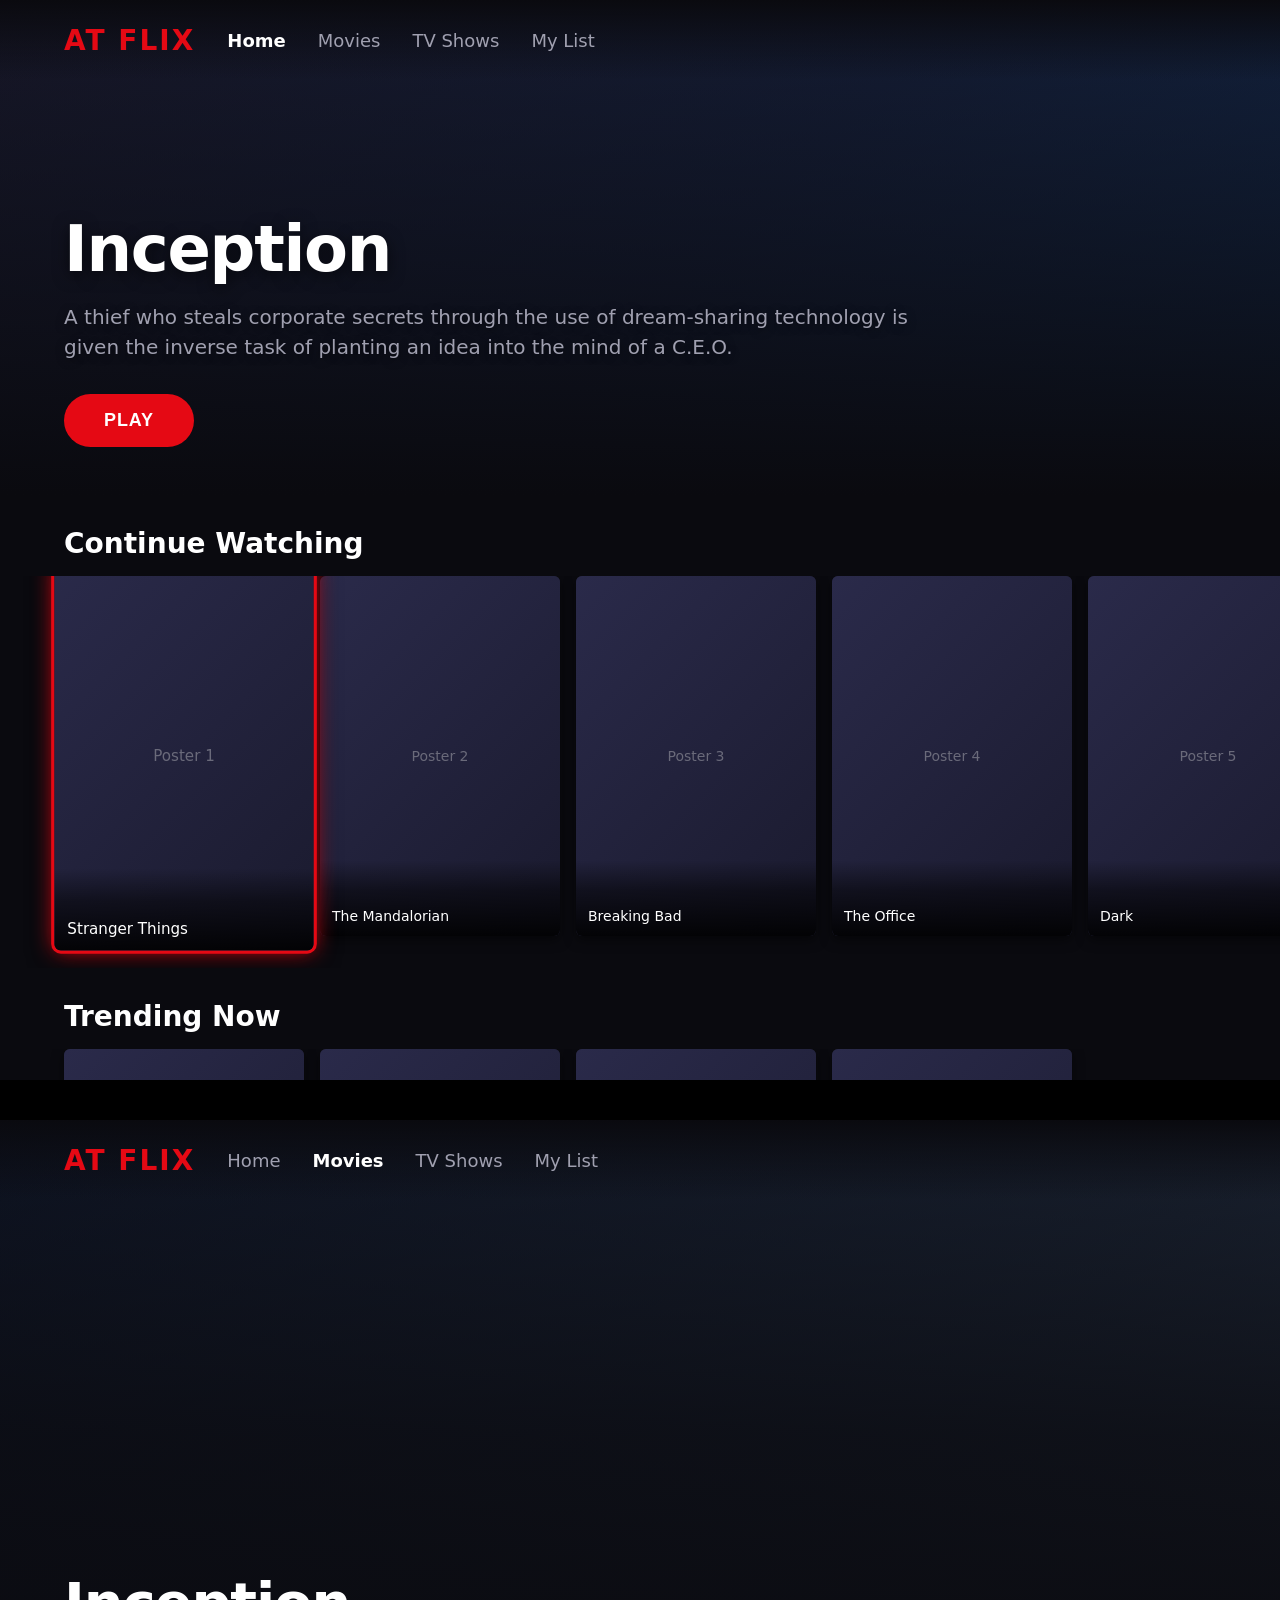
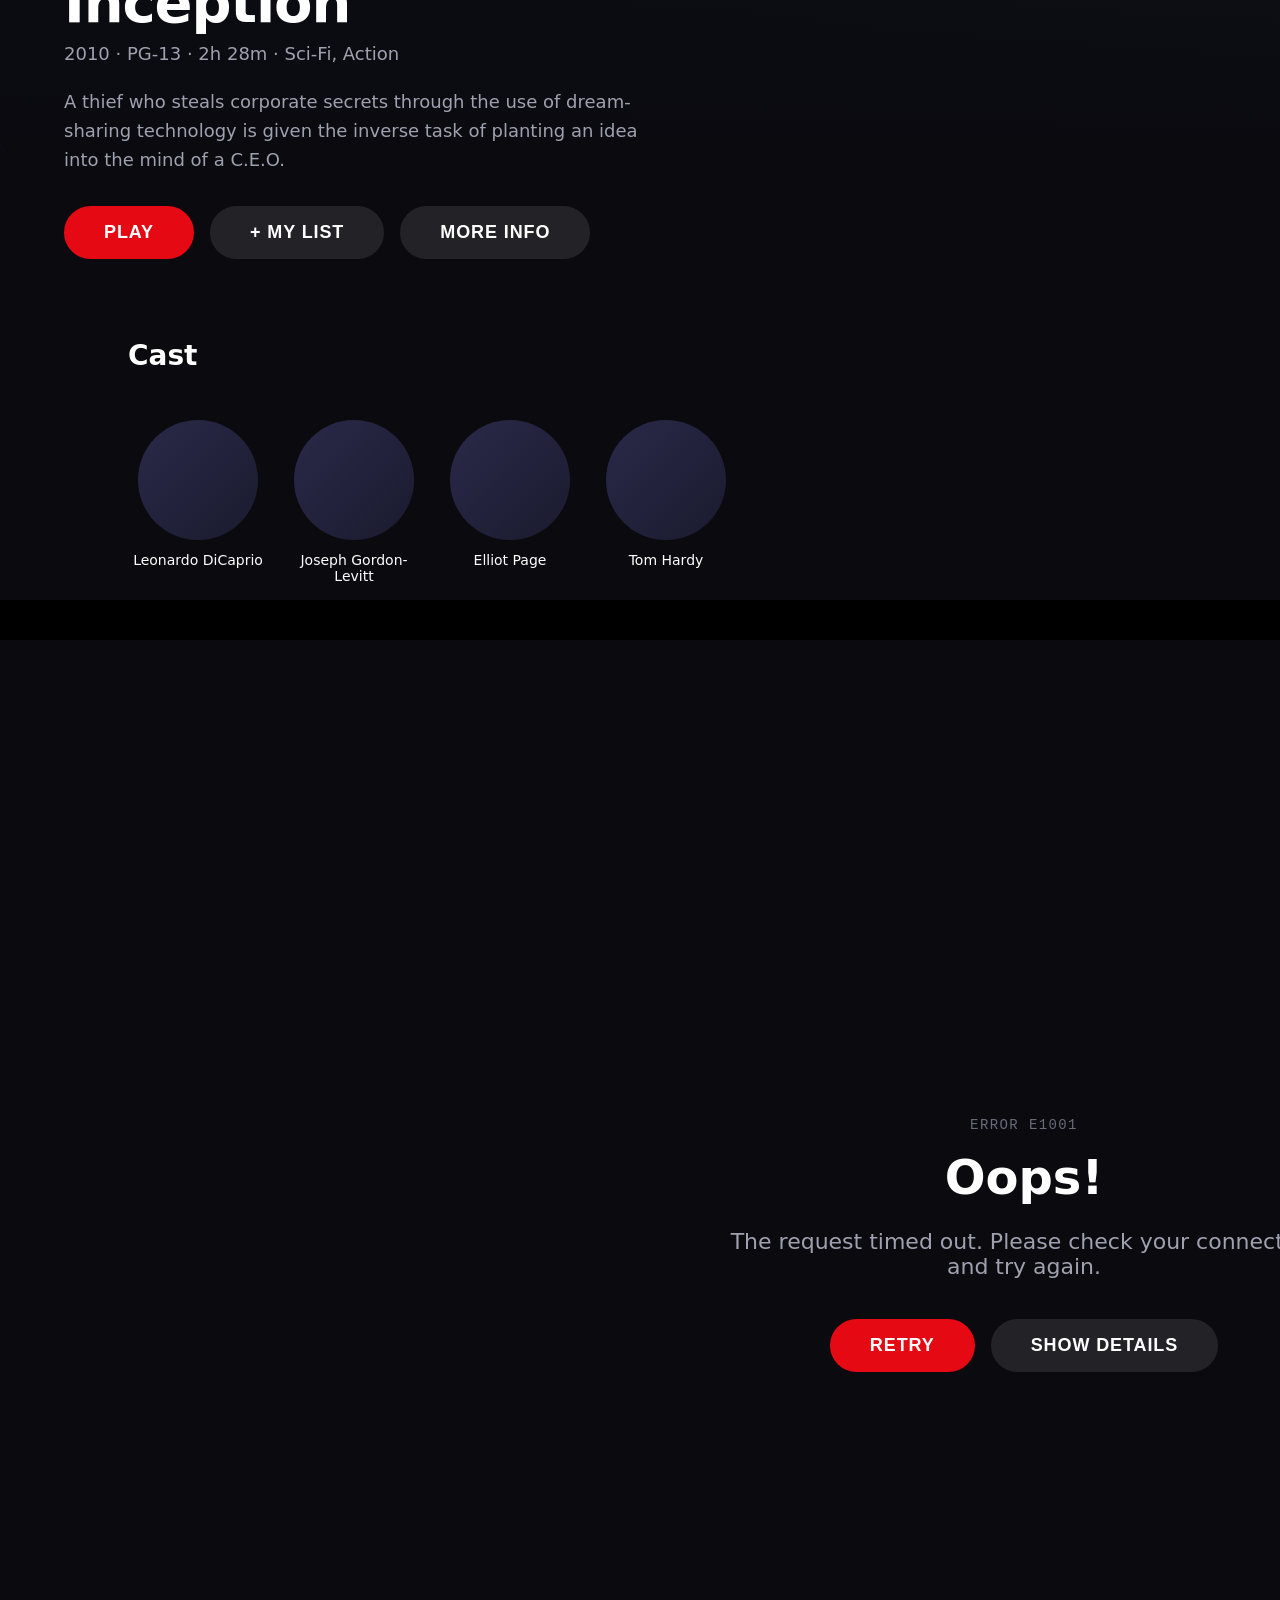
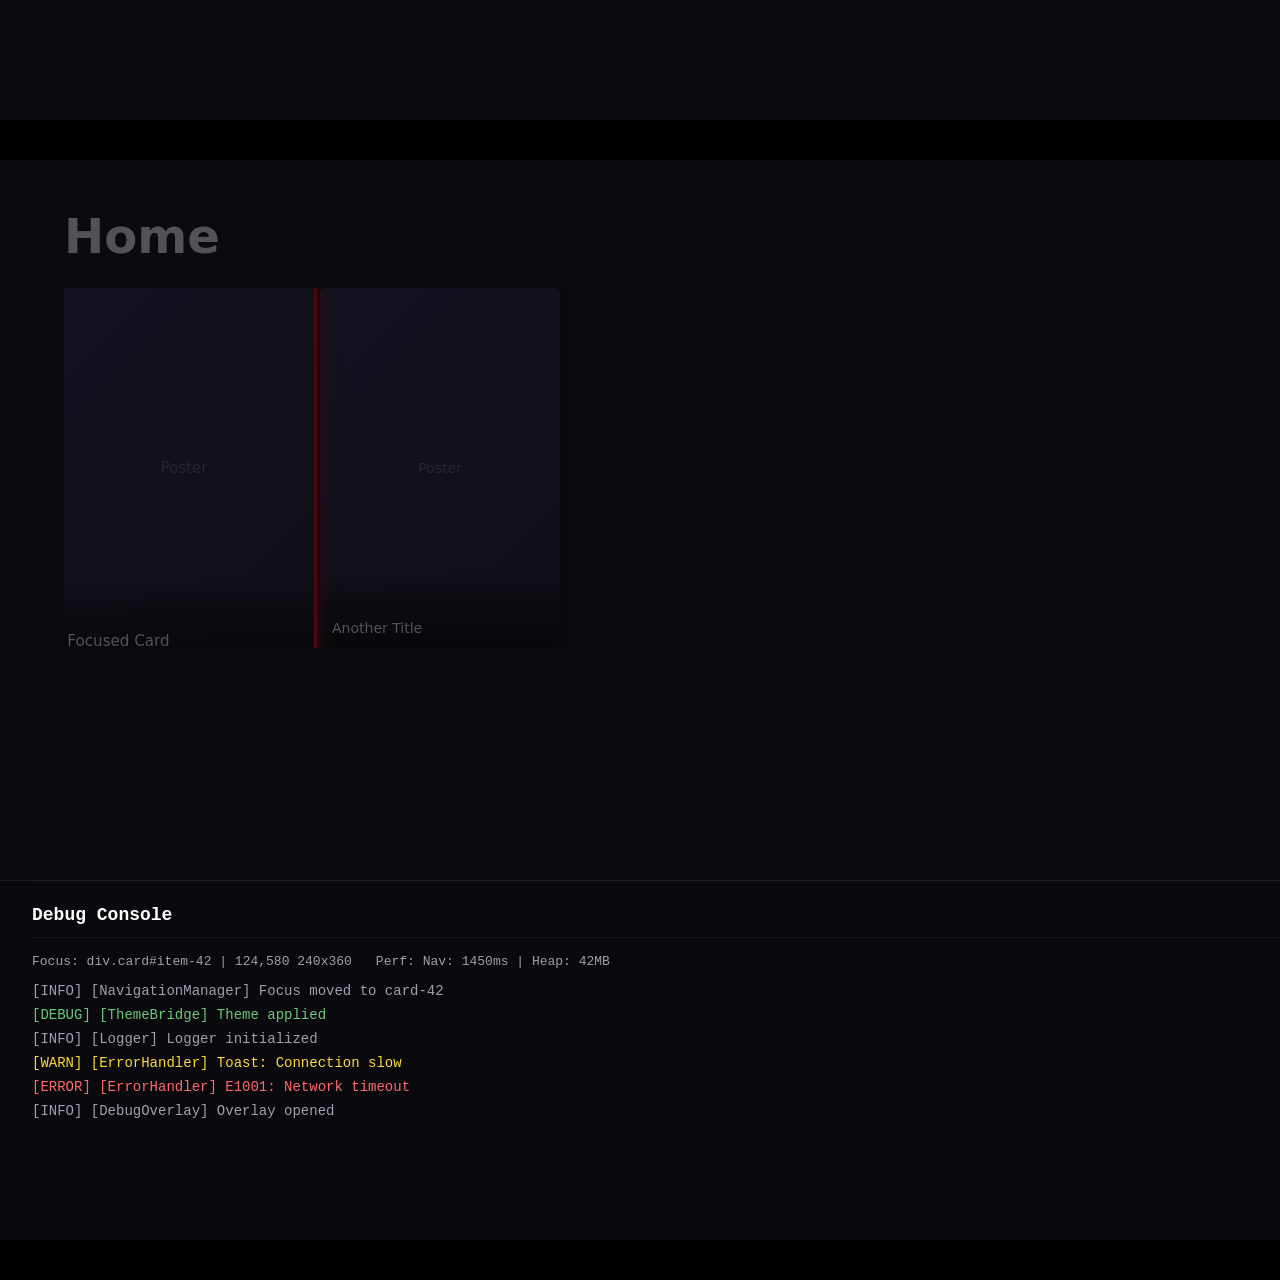
<file: screenshots/mockup.html>
<!DOCTYPE html>
<html>
<head>
<meta charset="UTF-8">
<title>AT Flix UI Mockups</title>
<style>
  /* Base TV frame */
  body {
    margin: 0;
    background: #000;
    font-family: system-ui, -apple-system, sans-serif;
  }

  .tv-screen {
    width: 1920px;
    height: 1080px;
    position: relative;
    overflow: hidden;
    background: #0a0a0f;
    color: #fff;
    margin-bottom: 40px;
  }

  /* Screen 1: Home */
  .hero-banner {
    position: relative;
    width: 100%;
    height: 55vh;
    background: linear-gradient(135deg, #1a1a2e 0%, #16213e 40%, #0f3460 100%);
    display: flex;
    align-items: flex-end;
    padding: 48px 64px;
    box-sizing: border-box;
  }

  .hero-banner::after {
    content: '';
    position: absolute;
    inset: 0;
    background: linear-gradient(to top, #0a0a0f 0%, rgba(10,10,15,0.6) 50%, rgba(10,10,15,0.2) 100%);
    pointer-events: none;
  }

  .hero-content {
    position: relative;
    z-index: 2;
    max-width: 50%;
  }

  .hero-title {
    font-size: 64px;
    font-weight: 700;
    letter-spacing: -0.02em;
    margin-bottom: 16px;
    text-shadow: 0 4px 16px rgba(0,0,0,0.6);
  }

  .hero-desc {
    color: #a0a0b0;
    font-size: 20px;
    line-height: 1.5;
    margin-bottom: 32px;
    text-shadow: 0 2px 8px rgba(0,0,0,0.5);
  }

  .hero-btn {
    background: #e50914;
    color: #fff;
    border: none;
    border-radius: 999px;
    padding: 16px 40px;
    font-size: 18px;
    font-weight: 600;
    text-transform: uppercase;
    letter-spacing: 0.05em;
    cursor: pointer;
  }

  .hero-btn:focus {
    outline: 3px solid #e50914;
    outline-offset: 4px;
    box-shadow: 0 0 0 3px #e50914, 0 0 20px #e50914;
  }

  /* Poster rows */
  .section-title {
    font-size: 28px;
    font-weight: 600;
    margin: 32px 64px 16px;
    color: #fff;
  }

  .poster-row {
    display: flex;
    gap: 16px;
    padding: 0 64px 32px;
    overflow-x: auto;
  }

  .poster-card {
    flex-shrink: 0;
    width: 240px;
    height: 360px;
    background: #1a1a2e;
    border-radius: 6px;
    overflow: hidden;
    position: relative;
    transition: transform 0.15s ease-out;
    box-shadow: 0 4px 12px rgba(0,0,0,0.5);
  }

  .poster-card.focused {
    transform: scale(1.08);
    box-shadow: 0 0 0 3px #e50914, 0 0 20px #e50914, 0 8px 24px rgba(0,0,0,0.6);
    z-index: 10;
  }

  .poster-img {
    width: 100%;
    height: 100%;
    background: linear-gradient(135deg, #2a2a4a 0%, #1a1a2e 100%);
    display: flex;
    align-items: center;
    justify-content: center;
    font-size: 14px;
    color: #6a6a7a;
  }

  .poster-label {
    position: absolute;
    bottom: 0;
    left: 0;
    right: 0;
    padding: 48px 12px 12px;
    background: linear-gradient(to top, rgba(0,0,0,0.9) 0%, rgba(0,0,0,0.5) 60%, transparent 100%);
    font-size: 14px;
    color: #fff;
  }

  /* Screen 2: Detail */
  .detail-backdrop {
    position: relative;
    width: 100%;
    height: 70vh;
    background: linear-gradient(135deg, #0f172a 0%, #1e293b 50%, #334155 100%);
    overflow: hidden;
    border-radius: 0 0 6px 6px;
  }

  .detail-backdrop::after {
    content: '';
    position: absolute;
    inset: 0;
    background: linear-gradient(to top, #0a0a0f 0%, rgba(10,10,15,0.8) 50%, rgba(10,10,15,0.3) 100%);
    pointer-events: none;
  }

  .detail-info {
    position: relative;
    z-index: 2;
    margin-top: -20vh;
    padding: 0 64px 48px;
  }

  .detail-title {
    font-size: 56px;
    font-weight: 700;
    letter-spacing: -0.02em;
    margin-bottom: 8px;
  }

  .detail-meta {
    color: #a0a0b0;
    font-size: 18px;
    margin-bottom: 24px;
  }

  .detail-desc {
    color: #a0a0b0;
    font-size: 18px;
    line-height: 1.6;
    max-width: 600px;
    margin-bottom: 32px;
  }

  .detail-actions {
    display: flex;
    gap: 16px;
  }

  .btn-primary {
    background: #e50914;
    color: #fff;
    border: none;
    border-radius: 999px;
    padding: 16px 40px;
    font-size: 18px;
    font-weight: 600;
    text-transform: uppercase;
    letter-spacing: 0.05em;
  }

  .btn-secondary {
    background: rgba(255,255,255,0.1);
    color: #fff;
    border: none;
    border-radius: 999px;
    padding: 16px 40px;
    font-size: 18px;
    font-weight: 600;
    text-transform: uppercase;
    letter-spacing: 0.05em;
  }

  .cast-row {
    display: flex;
    gap: 16px;
    padding: 32px 64px;
  }

  .cast-card {
    width: 140px;
    text-align: center;
  }

  .cast-avatar {
    width: 120px;
    height: 120px;
    border-radius: 50%;
    background: linear-gradient(135deg, #2a2a4a, #1a1a2e);
    margin: 0 auto 12px;
  }

  .cast-name {
    font-size: 14px;
    color: #fff;
  }

  /* Screen 3: Error */
  .error-screen {
    width: 100%;
    height: 100%;
    background: #0a0a0f;
    display: flex;
    flex-direction: column;
    align-items: center;
    justify-content: center;
    text-align: center;
    padding: 64px;
  }

  .error-code {
    font-family: monospace;
    color: #6a6a7a;
    font-size: 14px;
    margin-bottom: 16px;
    text-transform: uppercase;
    letter-spacing: 0.1em;
  }

  .error-title {
    font-size: 48px;
    font-weight: 600;
    margin-bottom: 24px;
  }

  .error-msg {
    color: #a0a0b0;
    font-size: 22px;
    margin-bottom: 40px;
    max-width: 600px;
  }

  .error-actions {
    display: flex;
    gap: 16px;
  }

  /* Screen 4: Debug overlay */
  .debug-screen {
    width: 100%;
    height: 100%;
    position: relative;
    background: #0a0a0f;
  }

  .debug-bg-content {
    padding: 48px 64px;
    opacity: 0.3;
  }

  .debug-overlay-panel {
    position: absolute;
    bottom: 0;
    left: 0;
    right: 0;
    height: 40vh;
    background: rgba(10, 10, 15, 0.85);
    backdrop-filter: blur(16px);
    border-top: 1px solid rgba(255,255,255,0.08);
    display: flex;
    flex-direction: column;
    padding: 24px 32px;
    font-family: monospace;
    font-size: 14px;
    color: #a0a0b0;
    box-sizing: border-box;
  }

  .debug-header {
    display: flex;
    justify-content: space-between;
    align-items: center;
    margin-bottom: 16px;
    padding-bottom: 12px;
    border-bottom: 1px solid rgba(255,255,255,0.05);
  }

  .debug-title {
    font-weight: 600;
    color: #fff;
    font-size: 18px;
  }

  .debug-meta {
    display: flex;
    gap: 24px;
    margin-bottom: 12px;
    font-size: 13px;
  }

  .debug-logs {
    flex: 1;
    overflow-y: auto;
    display: flex;
    flex-direction: column;
    gap: 4px;
  }

  .debug-log {
    padding: 2px 0;
  }

  .debug-log-error { color: #ff6b6b; }
  .debug-log-warn  { color: #ffd93d; }
  .debug-log-debug { color: #6bcb77; }

  /* Nav bar */
  .nav-bar {
    position: absolute;
    top: 0;
    left: 0;
    right: 0;
    height: 80px;
    display: flex;
    align-items: center;
    padding: 0 64px;
    gap: 32px;
    background: linear-gradient(to bottom, #0a0a0f 0%, transparent 100%);
    z-index: 100;
  }

  .nav-logo {
    font-size: 28px;
    font-weight: 800;
    color: #e50914;
    letter-spacing: 2px;
  }

  .nav-item {
    font-size: 18px;
    color: #a0a0b0;
    cursor: pointer;
  }

  .nav-item.active {
    color: #fff;
    font-weight: 600;
  }
</style>
</head>
<body>

<!-- Screen 1: Home -->
<div class="tv-screen" id="screen-home">
  <div class="nav-bar">
    <div class="nav-logo">AT FLIX</div>
    <div class="nav-item active">Home</div>
    <div class="nav-item">Movies</div>
    <div class="nav-item">TV Shows</div>
    <div class="nav-item">My List</div>
  </div>
  <div class="hero-banner">
    <div class="hero-content">
      <div class="hero-title">Inception</div>
      <div class="hero-desc">A thief who steals corporate secrets through the use of dream-sharing technology is given the inverse task of planting an idea into the mind of a C.E.O.</div>
      <button class="hero-btn">Play</button>
    </div>
  </div>
  <div class="section-title">Continue Watching</div>
  <div class="poster-row">
    <div class="poster-card focused">
      <div class="poster-img">Poster 1</div>
      <div class="poster-label">Stranger Things</div>
    </div>
    <div class="poster-card">
      <div class="poster-img">Poster 2</div>
      <div class="poster-label">The Mandalorian</div>
    </div>
    <div class="poster-card">
      <div class="poster-img">Poster 3</div>
      <div class="poster-label">Breaking Bad</div>
    </div>
    <div class="poster-card">
      <div class="poster-img">Poster 4</div>
      <div class="poster-label">The Office</div>
    </div>
    <div class="poster-card">
      <div class="poster-img">Poster 5</div>
      <div class="poster-label">Dark</div>
    </div>
  </div>
  <div class="section-title">Trending Now</div>
  <div class="poster-row">
    <div class="poster-card">
      <div class="poster-img">Poster 6</div>
      <div class="poster-label">Dune: Part Two</div>
    </div>
    <div class="poster-card">
      <div class="poster-img">Poster 7</div>
      <div class="poster-label">Oppenheimer</div>
    </div>
    <div class="poster-card">
      <div class="poster-img">Poster 8</div>
      <div class="poster-label">Barbie</div>
    </div>
    <div class="poster-card">
      <div class="poster-img">Poster 9</div>
      <div class="poster-label">Poor Things</div>
    </div>
  </div>
</div>

<!-- Screen 2: Detail -->
<div class="tv-screen" id="screen-detail">
  <div class="nav-bar">
    <div class="nav-logo">AT FLIX</div>
    <div class="nav-item">Home</div>
    <div class="nav-item active">Movies</div>
    <div class="nav-item">TV Shows</div>
    <div class="nav-item">My List</div>
  </div>
  <div class="detail-backdrop"></div>
  <div class="detail-info">
    <div class="detail-title">Inception</div>
    <div class="detail-meta">2010 · PG-13 · 2h 28m · Sci-Fi, Action</div>
    <div class="detail-desc">A thief who steals corporate secrets through the use of dream-sharing technology is given the inverse task of planting an idea into the mind of a C.E.O.</div>
    <div class="detail-actions">
      <button class="btn-primary">Play</button>
      <button class="btn-secondary">+ My List</button>
      <button class="btn-secondary">More Info</button>
    </div>
  </div>
  <div style="padding: 0 64px; margin-top: 32px;">
    <div class="section-title">Cast</div>
    <div class="cast-row">
      <div class="cast-card"><div class="cast-avatar"></div><div class="cast-name">Leonardo DiCaprio</div></div>
      <div class="cast-card"><div class="cast-avatar"></div><div class="cast-name">Joseph Gordon-Levitt</div></div>
      <div class="cast-card"><div class="cast-avatar"></div><div class="cast-name">Elliot Page</div></div>
      <div class="cast-card"><div class="cast-avatar"></div><div class="cast-name">Tom Hardy</div></div>
    </div>
  </div>
</div>

<!-- Screen 3: Error -->
<div class="tv-screen" id="screen-error">
  <div class="error-screen">
    <div class="error-code">Error E1001</div>
    <div class="error-title">Oops!</div>
    <div class="error-msg">The request timed out. Please check your connection and try again.</div>
    <div class="error-actions">
      <button class="btn-primary">Retry</button>
      <button class="btn-secondary">Show Details</button>
    </div>
  </div>
</div>

<!-- Screen 4: Debug Overlay -->
<div class="tv-screen" id="screen-debug">
  <div class="debug-screen">
    <div class="debug-bg-content">
      <div style="font-size: 48px; font-weight: 700; margin-bottom: 24px;">Home</div>
      <div class="poster-row" style="padding: 0;">
        <div class="poster-card focused">
          <div class="poster-img">Poster</div>
          <div class="poster-label">Focused Card</div>
        </div>
        <div class="poster-card">
          <div class="poster-img">Poster</div>
          <div class="poster-label">Another Title</div>
        </div>
      </div>
    </div>
    <div class="debug-overlay-panel">
      <div class="debug-header">
        <div class="debug-title">Debug Console</div>
        <div style="color: #6a6a7a;">&#10005;</div>
      </div>
      <div class="debug-meta">
        <span>Focus: div.card#item-42 | 124,580 240x360</span>
        <span>Perf: Nav: 1450ms | Heap: 42MB</span>
      </div>
      <div class="debug-logs">
        <div class="debug-log">[INFO] [NavigationManager] Focus moved to card-42</div>
        <div class="debug-log debug-log-debug">[DEBUG] [ThemeBridge] Theme applied</div>
        <div class="debug-log">[INFO] [Logger] Logger initialized</div>
        <div class="debug-log debug-log-warn">[WARN] [ErrorHandler] Toast: Connection slow</div>
        <div class="debug-log debug-log-error">[ERROR] [ErrorHandler] E1001: Network timeout</div>
        <div class="debug-log">[INFO] [DebugOverlay] Overlay opened</div>
      </div>
    </div>
  </div>
</div>

</body>
</html>
</file>
